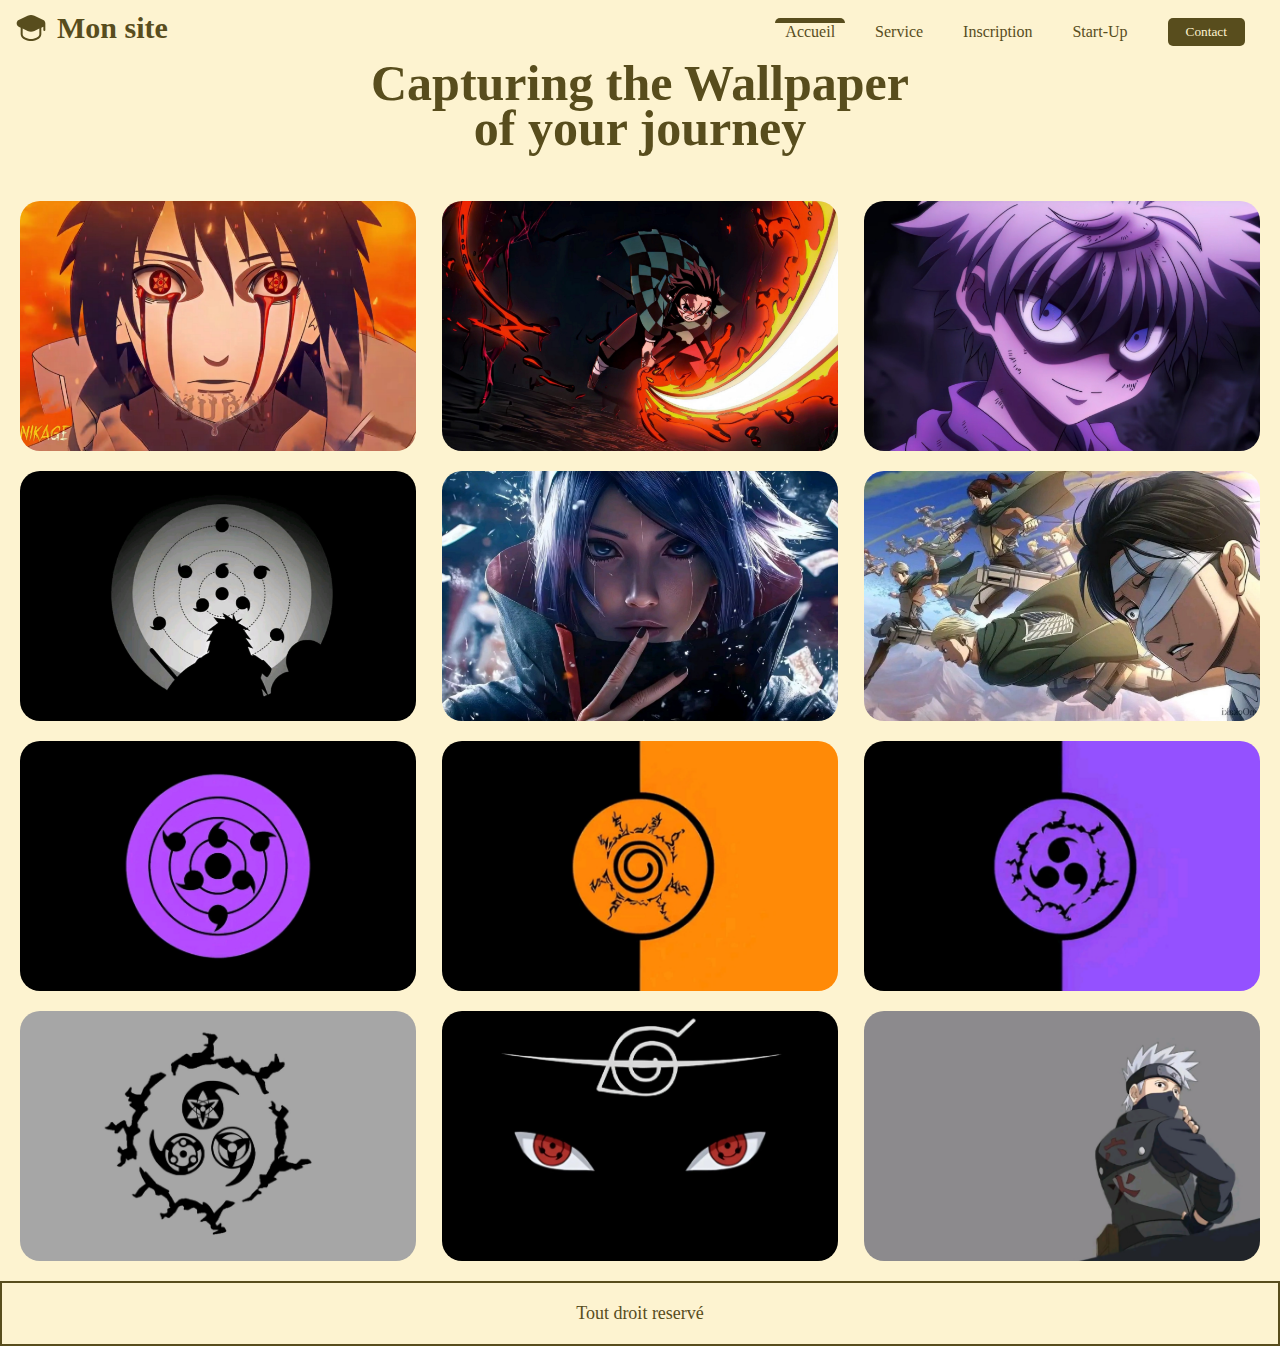
<file: index.html>
<!DOCTYPE html>
<html lang="fr">
  <head>
    <meta charset="UTF-8" />
    <meta
      name="viewport"
      content="width=device-width, initial-scale=1.0, user-scalable=no"
    />
    <meta name="og:title" content="ExpositionStyle" />
    <meta name="og:description" content=" Exposition d'image de qualité" />
    <meta
      name="og:image"
      content="Lien d'une image en http pour rendre notre site dynamique lors des partages de lien"
    />
    <title>ExpositionStyle</title>
    <link rel="stylesheet" href="Design.css" />
    <link rel="icon" href="favicon.ico" type="image/x-icon" />
  </head>

  <body class="PageAccueil">
    <header id="Exposition">
      <div class="barrePrincipal">
        <div>
          <h2 class="titre">
            <svg
              xmlns="http://www.w3.org/2000/svg"
              width="32"
              height="32"
              viewBox="0 0 24 24"
            >
              <!-- Icon from Myna UI Icons by Praveen Juge - https://github.com/praveenjuge/mynaui-icons/blob/main/LICENSE -->
              <path
                fill="currentColor"
                d="M22.75 8.5v5a.75.75 0 0 1-1.5 0v-2.469l-.023.011l-1.477.693v4.89c0 1.909-1.527 3.193-3.05 3.953c-1.564.78-3.428 1.172-4.7 1.172s-3.136-.392-4.7-1.172c-1.523-.76-3.05-2.044-3.05-3.953v-4.89l-1.477-.692C1.721 10.549 1.25 9.478 1.25 8.5s.47-2.05 1.523-2.542L9.464 2.82a5.92 5.92 0 0 1 5.072 0l6.69 3.137C22.28 6.45 22.75 7.522 22.75 8.5m-8.214 5.68a5.92 5.92 0 0 1-5.072 0L5.75 12.437v4.187c0 1.01.82 1.913 2.22 2.61c1.36.679 2.996 1.015 4.03 1.015s2.67-.336 4.03-1.014c1.4-.698 2.22-1.601 2.22-2.61v-4.188z"
              />
            </svg>
            Mon site
          </h2>
        </div>
        <div>
          <a href="Contact.html">
            <button class="btnSecond">Contact</button>
          </a>
        </div>
      </div>
      <div class="menu1">
        <nav>
          <ul>
            <li class="menuAccueil">
              <a href="index.html">Accueil</a>
            </li>
            <li class="menuService">
              <a href="Service.html">Service</a>
            </li>
            <li class="menuInscription">
              <a href="">Inscription</a>
            </li>
            <li class="menuStart">
              <a href="">Start-Up</a>
            </li>
            <div class="btnContent">
              <a href="Contact.html">
                <button class="btn1">Contact</button>
              </a>
            </div>
          </ul>
        </nav>
      </div>
    </header>
    <main>
      <div class="home">
        <h1 class="titreCenter">
          Capturing the Wallpaper <br />of your journey
        </h1>
      </div>
      <div class="images">
        <img src="WALLPAPER/20250108_004334.jpg" alt="Fond d'ecran" />

        <img src="WALLPAPER/20250108_004532.jpg" alt="Fond d'ecran" />

        <img src="WALLPAPER/20250108_004612.jpg" alt="Fond d'ecran" />

        <img src="WALLPAPER/20250110_224234.jpg" alt="Fond d'ecran" />

        <img src="WALLPAPER/20250110_225720 - Copie.jpg" alt="Fond d'ecran" />

        <img src="WALLPAPER/20250110_225908.jpg" alt="Fond d'ecran" />

        <img src="WALLPAPER/20250325_152907 - Copie.jpg" alt="Fond d'ecran" />

        <img src="WALLPAPER/20250325_153156.jpg" alt="Fond d'ecran" />

        <img src="WALLPAPER/20250325_153214.jpg" alt="Fond d'ecran" />

        <img src="WALLPAPER/20250325_153902~2.jpg" alt="Fond d'ecran" />

        <img src="WALLPAPER/20250325_154947.jpg" alt="Fond d'ecran" />

        <img src="WALLPAPER/20250325_155505.jpg" alt="Fond d'ecran" />
      </div>
    </main>
    <footer>
      <div class="end">
        <p>Tout droit reservé</p>
      </div>
      <!--   
                
      <p><a href="#Exposition">Aller en HAut</a></p>
      <p contenteditable="">Ecrivez ici......</p>
      -->
    </footer>
  </body>
</html>
</file>
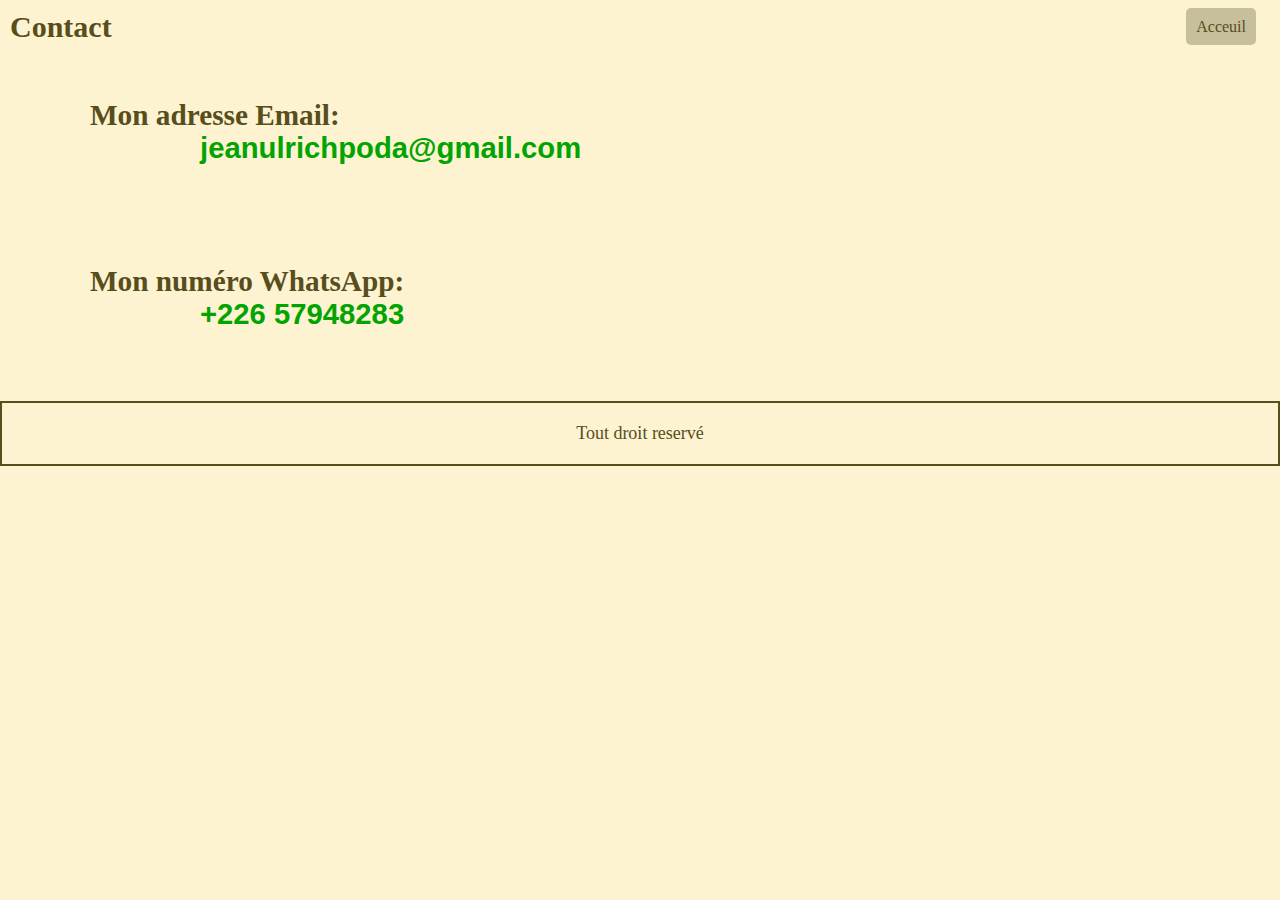
<file: Contact.html>
<!DOCTYPE html>
<html lang="fr">
  <head>
    <meta charset="UTF-8" />
    <meta
      name="viewport"
      content="width=device-width, initial-scale=1.0, user-scalable=no"
    />
    <meta name="og:title" content="ExpositionStyle" />
    <meta name="og:description" content=" Exposition d'image de qualité" />
    <meta
      name="og:image"
      content="Lien d'une image en http pour rendre notre site dynamique lors des partages de lien"
    />
    <title>ContactStyle</title>
    <link rel="stylesheet" href="Design.css" />
    <link
      rel="icon"
      href="Lien d'une icone pour l'afficher dans le navigateur 16px"
      type="image/x-icon"
    />
  </head>
  <body>
    <header class="ExpoContact">
      <div>
        <h2 class="titre">Contact</h2>
      </div>
      <div class="menuContact">
        <ul>
          <li>
            <a href="index.html" class="btnContact">Acceuil</a>
          </li>
        </ul>
      </div>
    </header>
    <main class="Contact">
      <div class="email">
        <h3>
          Mon adresse Email: <br />
          <a href="mailto:jeanulrichpoda@gmail.com">jeanulrichpoda@gmail.com</a>
        </h3>
      </div>
      <div class="numWhatsApp">
        <h3>
          Mon numéro WhatsApp: <br />
          <a href="https://wa.me/22657948283">+226 57948283</a>
        </h3>
      </div>
    </main>
    <footer>
      <div class="end">
        <p>Tout droit reservé</p>
      </div>
    </footer>
  </body>
</html>
</file>
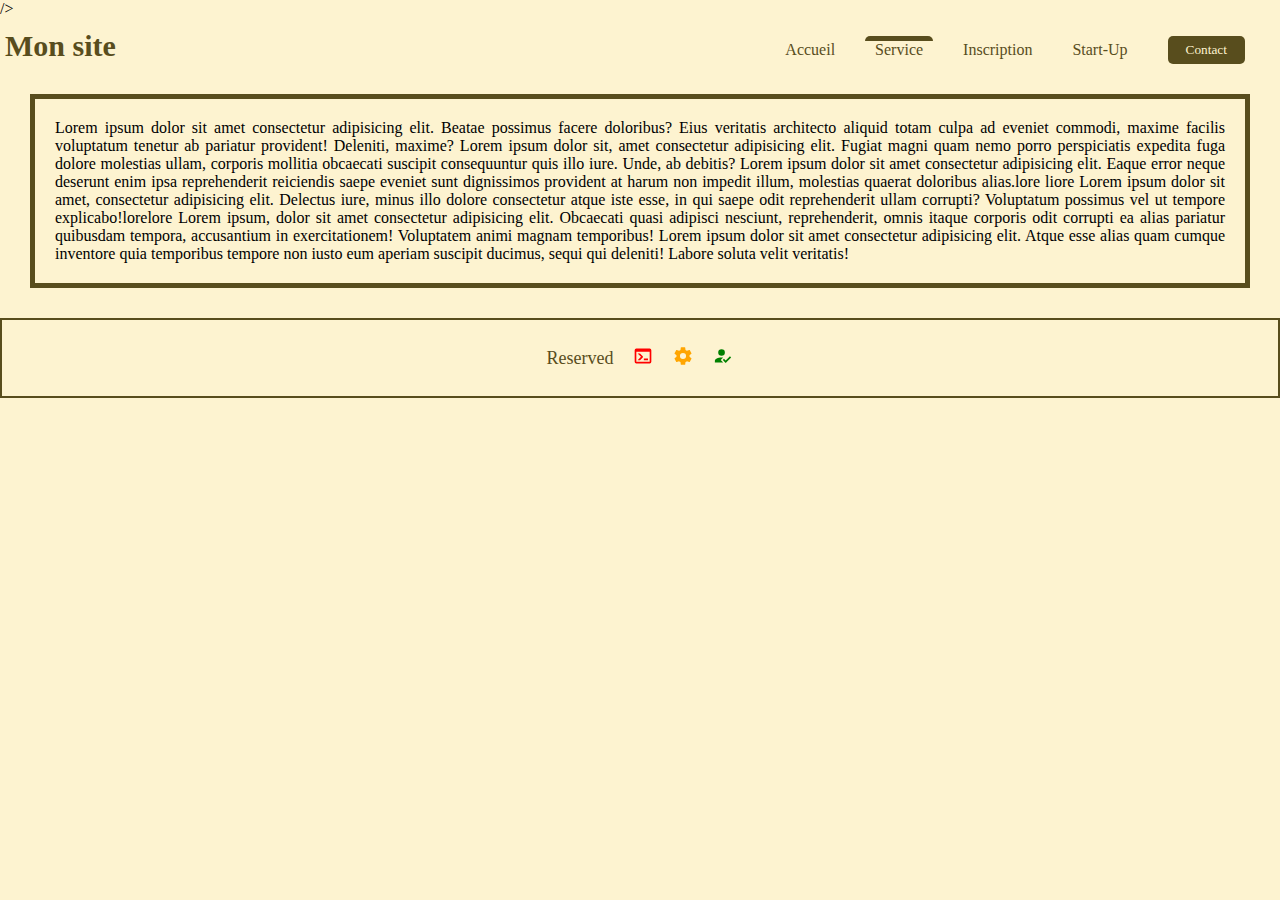
<file: Service.html>
<!DOCTYPE html>
<html lang="fr">
  <head>
    <meta charset="UTF-8" />
    <meta
      name="viewport"
      content="width=device-width, initial-scale=1.0, user-scalable=no"
    />
    <meta name="og:title" content="ExpositionStyle" />
    <meta name="og:description" content=" Exposition d'image de qualité" />
    <meta
      name="og:image"
      content="Lien d'une image en http pour rendre notre site dynamique lors des partages de lien"
    />
    <title>ServiceStyle</title>
    <link rel="stylesheet" href="Design.css" />
    <link rel="icon" href="favicon.ico" type="image/x-icon" />

    />
  </head>

  <body class="PageService">
    <header id="Exposition">
      <div class="barrePrincipal">
        <div>
          <h2 class="titre">Mon site</h2>
        </div>
        <div>
          <button class="btnSecond">Contact</button>
        </div>
      </div>
      <div class="menu1">
        <nav>
          <ul>
            <li class="menuAccueil">
              <a href="index.html">Accueil</a>
            </li>
            <li class="menuService">
              <a href="Service.html">Service</a>
            </li>
            <li class="menuInscription">
              <a href="">Inscription</a>
            </li>
            <li class="menuStart">
              <a href="">Start-Up</a>
            </li>
            <div class="btnContent">
              <a href="Contact.html">
                <button class="btn1">Contact</button>
              </a>
            </div>
          </ul>
        </nav>
      </div>
    </header>
    <main>
      <div>
        <p class="art">
          Lorem ipsum dolor sit amet consectetur adipisicing elit. Beatae
          possimus facere doloribus? Eius veritatis architecto aliquid totam
          culpa ad eveniet commodi, maxime facilis voluptatum tenetur ab
          pariatur provident! Deleniti, maxime? Lorem ipsum dolor sit, amet
          consectetur adipisicing elit. Fugiat magni quam nemo porro
          perspiciatis expedita fuga dolore molestias ullam, corporis mollitia
          obcaecati suscipit consequuntur quis illo iure. Unde, ab debitis?
          Lorem ipsum dolor sit amet consectetur adipisicing elit. Eaque error
          neque deserunt enim ipsa reprehenderit reiciendis saepe eveniet sunt
          dignissimos provident at harum non impedit illum, molestias quaerat
          doloribus alias.lore liore Lorem ipsum dolor sit amet, consectetur
          adipisicing elit. Delectus iure, minus illo dolore consectetur atque
          iste esse, in qui saepe odit reprehenderit ullam corrupti? Voluptatum
          possimus vel ut tempore explicabo!lorelore Lorem ipsum, dolor sit amet
          consectetur adipisicing elit. Obcaecati quasi adipisci nesciunt,
          reprehenderit, omnis itaque corporis odit corrupti ea alias pariatur
          quibusdam tempora, accusantium in exercitationem! Voluptatem animi
          magnam temporibus! Lorem ipsum dolor sit amet consectetur adipisicing
          elit. Atque esse alias quam cumque inventore quia temporibus tempore
          non iusto eum aperiam suscipit ducimus, sequi qui deleniti! Labore
          soluta velit veritatis!
        </p>
      </div>
    </main>
    <footer >
      <div class="end">
        <p>Reserved</p>
      </div>
      <div>
        <svg xmlns="http://www.w3.org/2000/svg" width="20" height="32" viewBox="0 0 24 24"><!-- Icon from Material Icon Theme by Material Extensions - https://github.com/material-extensions/vscode-material-icon-theme/blob/main/LICENSE --><path fill="red" d="M20 19V7H4v12zm0-16a2 2 0 0 1 2 2v14a2 2 0 0 1-2 2H4a2 2 0 0 1-2-2V5a2 2 0 0 1 2-2zm-7 14v-2h5v2zm-3.42-4L5.57 9H8.4l3.3 3.3c.39.39.39 1.03 0 1.42L8.42 17H5.59z"/></svg>
      </div>
      <div>
        <svg xmlns="http://www.w3.org/2000/svg" width="20" height="32" viewBox="0 0 16 16"><!-- Icon from Material Icon Theme by Material Extensions - https://github.com/material-extensions/vscode-material-icon-theme/blob/main/LICENSE --><path fill="orange" d="M8.002 10.45A2.45 2.45 0 0 1 5.552 8a2.45 2.45 0 0 1 2.45-2.45A2.45 2.45 0 0 1 10.452 8a2.45 2.45 0 0 1-2.45 2.45m5.2-1.771c.029-.224.05-.448.05-.679a6 6 0 0 0-.05-.7l1.478-1.141a.35.35 0 0 0 .084-.448l-1.4-2.422a.344.344 0 0 0-.427-.154l-1.743.7a5 5 0 0 0-1.183-.686l-.26-1.855A.354.354 0 0 0 9.402 1h-2.8a.354.354 0 0 0-.35.294l-.258 1.855a5 5 0 0 0-1.183.686l-1.743-.7a.344.344 0 0 0-.427.154l-1.4 2.422a.345.345 0 0 0 .084.448L2.8 7.3a6 6 0 0 0-.05.7c0 .231.022.455.05.679L1.324 9.841a.345.345 0 0 0-.084.448l1.4 2.422c.084.154.273.21.427.154l1.743-.707c.364.28.742.518 1.183.693l.259 1.855a.354.354 0 0 0 .35.294h2.8a.354.354 0 0 0 .35-.294l.259-1.855a5 5 0 0 0 1.183-.693l1.743.707c.154.056.343 0 .427-.154l1.4-2.422a.35.35 0 0 0-.084-.448z"/></svg>
      </div>
      <div>
        <svg xmlns="http://www.w3.org/2000/svg" width="20" height="32" viewBox="0 0 24 24"><!-- Icon from Material Icon Theme by Material Extensions - https://github.com/material-extensions/vscode-material-icon-theme/blob/main/LICENSE --><path fill="green" d="m20.35 12.25l1.4 1.41l-6.53 6.59l-3.47-3.5l1.4-1.41l2.07 2.08zm-11.1 4.5l3 3h-10v-2c0-2.21 3.58-4 8-4l1.89.11zm1-13a4 4 0 0 1 4 4a4 4 0 0 1-4 4a4 4 0 0 1-4-4a4 4 0 0 1 4-4"/></svg>
      </div>
      <!--   
                
      <p><a href="#Exposition">Aller en HAut</a></p>
      <p contenteditable="">Ecrivez ici......</p>
      -->
    </footer>
  </body>
</html>
</file>
<file: Design.css>
/* Valeur par defaut Etablissement*/

:root {
  --main-first-color: rgb(88, 77, 29);
  --main-second-color: rgb(253, 243, 208);
  --main-third-color: rgb(134, 126, 94);
  --main-fourth-color: rgb(199, 191, 156);
}

* {
  margin: 0;
  padding: 0;
  font-family: Georgia, "Times New Roman", Times, serif;
  scrollbar-width: none;
}

body {
  box-sizing: border-box;

  width: 100%;
  height: auto;
  background-color: var(--main-second-color);
}

/*



PAGE       :      Accueil         //////////////////////////////



*/

/*



Debut Design En-tête */

header {
  margin: 10px 5px 10px 5px;
}

#Exposition {
  display: flex;
  justify-content: space-between;
  align-items: center;
}

.titre {
  display: flex;
  font-size: 30px;
  color: var(--main-first-color);
  align-items: center;
}

.titre svg {
  padding: 0 10px 0 10px;
}

.ExpoContact li {
  list-style: none;
}

.ExpoContact .btnContact {
  margin: 7px 14px 0 0;
}

.menu1 ul {
  display: flex;
  justify-content: space-between;
  align-items: center;
  margin: 8px 10px 0 10px;
  justify-content: center;
  list-style: none;
}

.btnSecond {
  display: none;
}

.menu1 a,
.ExpoContact a {
  text-decoration: none;
  color: var(--main-first-color);
  transition: 0s;
  padding: 10px;
}

.menu1 a:hover {
  color: var(--main-second-color);
}

.menuAccueil,
.menuService,
.menuInscription,
.menuStart,
.btn1 {
  margin: 0 10px 0 10px;
  border-radius: 5px;
}

.btn1 {
  border: none;
  padding: 6px 18px;
  cursor: pointer;
  color: var(--main-second-color);
  background-color: var(--main-first-color);
  transition: 0.4s;
}

.btn1:hover {
  background-color: var(--main-fourth-color);
  color: var(--main-first-color);
}

.PageAccueil .menuAccueil {
  border-top: 5px solid var(--main-first-color);
  padding-bottom: 4.4px;
}

.menuAccueil,
.menuService,
.menuInscription,
.menuStart {
  text-align: center;
  transition: 1s background-color;
  color: var(--main-first-color);
}

.PageAccueil .menuAccueil:hover {
  background-color: var(--main-third-color);
}

.menuInscription:hover,
.menuService:hover,
.menuStart:hover {
  border-top: 5px solid var(--main-first-color);
  padding-bottom: 4.4px;
  background-color: var(--main-third-color);
}

/* Fin Design En-tête 



*/

/*




Debut Design Principal*/
.home {
  margin: 15px 0;

  text-align: center;
}

.titreCenter {
  font-family: "Times New Roman", Times, serif;
  color: var(--main-first-color);
  line-height: 45px;
  font-size: 50px;

  animation-name: chgt-color;
  animation-duration: 4s;
  animation-timing-function: none;
  animation-delay: 5s;
  animation-iteration-count: infinite;
  animation-direction: alternate;
}

@keyframes chgt-color {
  from {
    color: var(--main-first-color);
  }
  to {
    color: var(--main-fourth-color);
  }
}

.images {
  display: grid;
  grid-template-columns: repeat(3, 412px);
  row-gap: 20px;
  column-gap: 10px;
  place-items: center;
  justify-content: center;
  margin: 50px 10px 0 10px;
}

.images img {
  width: 96%;
  height: 250px;
  object-fit: cover;
  border-radius: 20px;
  transition: 0.5s;
}

.images img:hover {
  width: 100%;
  cursor: pointer;
  filter: contrast(1.3);
}

/*Fin Design Principal




*/

/*




Debut Design Pied de page*/

footer {
  display: flex;
  align-items: center;
  justify-content: center;
  text-align: center;
  border: 2px solid var(--main-first-color);
  margin: 20px 0 0 0;
  padding: 20px 0;
  color: var(--main-first-color);
}

footer svg,
.end {
  padding: 0 10px 0 10px;
}

.end {
  font-family: Arial, Helvetica, sans-serif;
  font-size: 18px;
}
/*Fin Design Pied de page



*/

/*



PAGE       :      Contact        //////////////////////////////



*/

/*




Debut Design En-tête */

.ExpoContact {
  display: flex;
  justify-content: space-between;
  align-items: center;
  margin: 10px 10px 5px 10px;
}

.btnContact {
  font-family: Georgia, "Times New Roman", Times, serif;
  background-color: var(--main-fourth-color);
  border-radius: 5px;
  padding: 6px 18px;
  border: none;

  transition: 0.5s;
}

.btnContact:hover {
  color: var(--main-second-color);
  background-color: var(--main-first-color);
}

/*Fin Design En-tête



*/

/*



Debut Design Principal */

.email,
.numWhatsApp {
  font-family: "Times New Roman", Times, serif;
  padding: 50px 5px 50px 90px;
  color: var(--main-first-color);
  font-size: 25px;
}

.Contact a {
  font-family: Arial, Helvetica, sans-serif, sans-serif;
  color: rgb(1, 164, 1);
  padding-left: 110px;
  text-decoration: none;
}

.Contact a:hover {
  text-decoration-line: underline;
}

/*Fin Design Principal 



*/

/*



PAGE       :       Service           //////////////////////////////





*/

.art {
  margin: 30px;
  padding: 20px;
  text-align: justify;
  border: 5px solid var(--main-first-color);
}

.PageService .menuAccueil {
  border-top: none;
}

.PageService .menuAccueil:hover {
  border-top: 5px solid var(--main-first-color);
}

.PageService .menuService {
  border-top: 5px solid var(--main-first-color);
}
.PageService .menuService {
  padding-bottom: 4.4px;
}

/*

















Debut Design Responsive 
















*/

@media all and (max-width: 1250px) {
  /*



PAGE       :      Accueil        //////////////////////////////



*/

  /*

 

Debut Design En-tête */

  /* Fin Design En-tête 



*/
  /*




Debut Design Principal*/

  .images {
    display: grid;
    grid-template-columns: 1fr 1fr 1fr;
  }

  .images img {
    width: 96%;
    height: 170px;
  }

  /*Fin Design Principal




*/
}

@media all and (max-width: 800px) {
  /*



PAGE       :      Accueil     //////////////////////////////



*/
  /*

 

Debut Design En-tête */

  .barrePrincipal {
    display: flex;
    justify-content: space-between;
    align-items: center;
    margin: 0 8px 0 5px;
  }

  .titre {
    font-size: 25px;
  }

  .titre svg {
    padding: 0 7px 0 10px;
  }

  .menu1 .btnContent {
    display: none;
  }

  .menu1 ul {
    display: flex;
    align-items: center;
    justify-content: center;
    margin: 20px 0 0 0;
  }

  .menu1 a {
    padding: 0 3px 0 3px;
    font-size: 13px;
  }

  #Exposition {
    display: inline;
  }

  .ExpoContact .btnContact {
    margin: 0;
  }

  .btnSecond {
    display: inline;
    margin: 0 10px 0 10px;
    cursor: pointer;
    color: var(--main-first-color);
    transition: 0.4s;
  }

  .btnSecond:hover {
    color: var(--main-fourth-color);
  }

  /* Fin Design En-tête 



*/

  /*




Debut Design Principal*/

  header {
    margin: 0 5px 10px 5px;
  }

  .home {
    margin: 8px 0;
  }

  .titreCenter {
    font-size: 25px;
    line-height: 20px;
  }

  .images {
    display: grid;
    grid-template-columns: 1fr 1fr;
    row-gap: 10px;
    margin: 30px 5px 0 5px;
  }

  .images img {
    width: 96%;
    height: 150px;
  }

  /*Fin Design Principal


 

*/

  /*



PAGE       :      Contact     /////////////////////////////////////////



*/

  /*



Debut Design En-tête */

  /*
 


Debut Design En-tête */

  /*



Debut Design Principal */

  .ExpoContact {
    margin: 18px 10px 5px 10px;
  }

  .email,
  .numWhatsApp {
    padding-left: 50px;
    font-size: 15px;
  }

  .Contact a {
    font-size: 15px;
    padding-left: 50px;
  }

  /*Fin Design Principal 



*/
}

/* Fin Design Responsive */

@media all and (max-width: 450px) {
  /*



PAGE       :      Accueil        //////////////////////////////



*/

/*



Debut Design Principal*/

  .images img {
    width: 96%;
    height: 100px;
  }

  /*Fin Design Principal




*/
}
</file>
